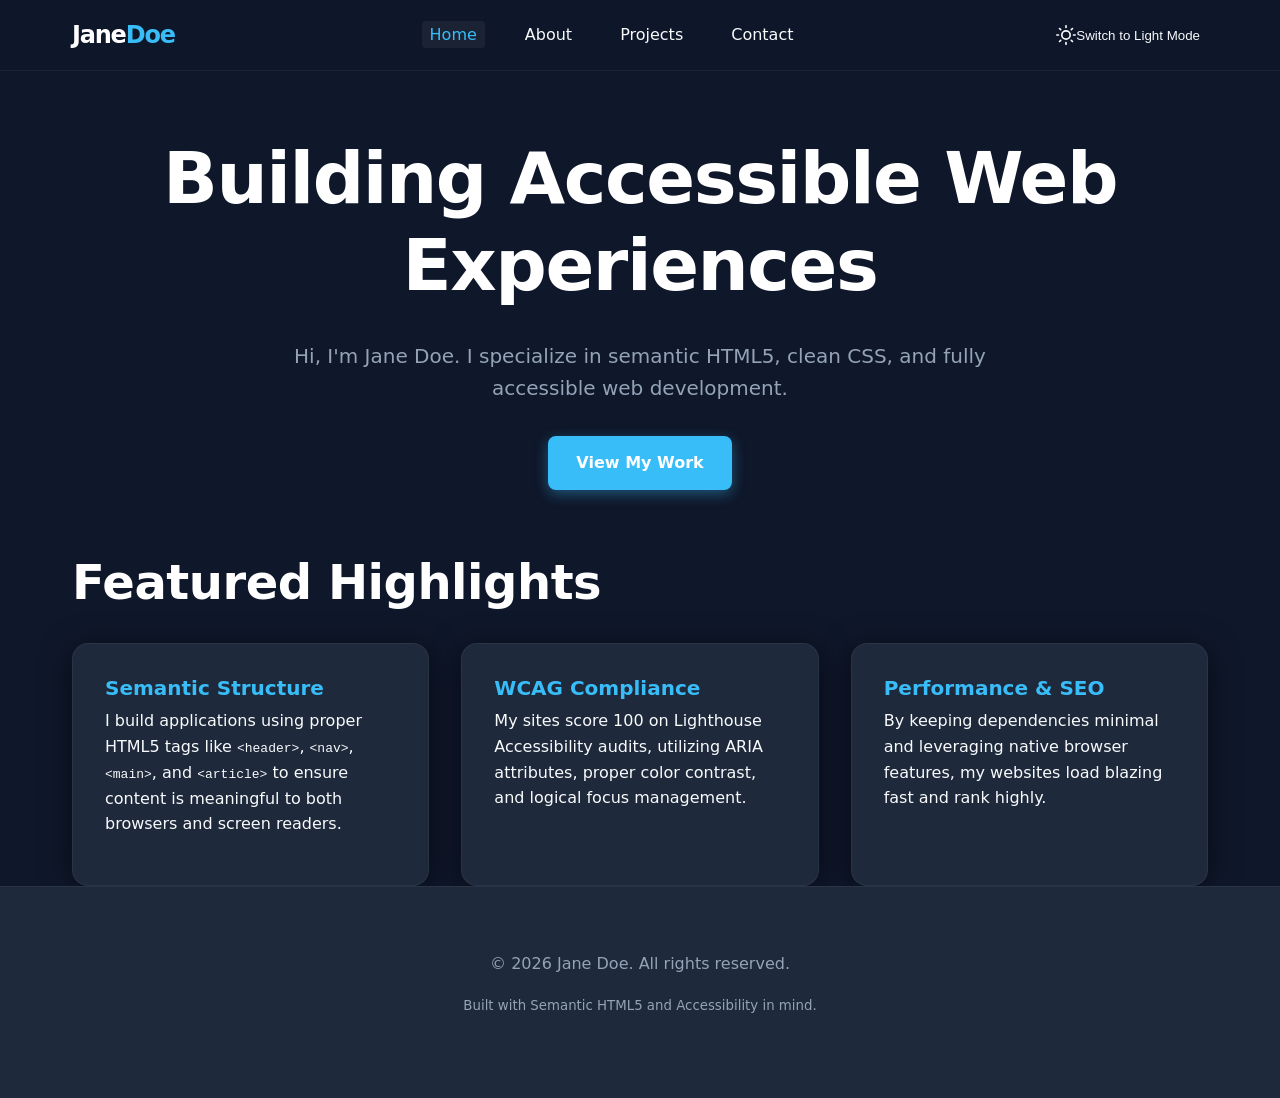
<file: index.html>
<!DOCTYPE html>
<html lang="en">
<head>
    <meta charset="UTF-8">
    <meta name="viewport" content="width=device-width, initial-scale=1.0">
    <title>Jane Doe | Portfolio - Home</title>
    <meta name="description" content="Personal portfolio of Jane Doe, a web developer specializing in accessible and semantic HTML5 design.">
    <meta name="author" content="Jane Doe">
    <meta property="og:title" content="Jane Doe | Portfolio">
    <meta property="og:description" content="Personal portfolio of Jane Doe, a web developer specializing in accessible and semantic HTML5 design.">
    <meta property="og:type" content="website">
    <link rel="stylesheet" href="css/styles.css">
    <!-- Preconnect for performance -->
    <link rel="preconnect" href="https://fonts.googleapis.com">
</head>
<body>
    <!-- Skip to main content link for keyboard users -->
    <a href="#main-content" class="skip-link">Skip to main content</a>

    <header class="site-header" role="banner">
        <div class="container header-inner">
            <div class="site-logo" aria-label="Jane Doe Logo">Jane<span>Doe</span></div>
            <nav class="main-nav" aria-label="Main Navigation" role="navigation">
                <ul>
                    <li><a href="index.html" aria-current="page">Home</a></li>
                    <li><a href="about.html">About</a></li>
                    <li><a href="projects.html">Projects</a></li>
                    <li><a href="contact.html">Contact</a></li>
                </ul>
            </nav>
            <button id="theme-toggle" class="theme-toggle-btn" aria-label="Toggle Theme">
                <!-- Icon injected by JS -->
            </button>
        </div>
    </header>

    <main id="main-content" class="container" role="main">
        <section class="hero" aria-labelledby="hero-heading">
            <h1 id="hero-heading">Building Accessible Web Experiences</h1>
            <p>Hi, I'm Jane Doe. I specialize in semantic HTML5, clean CSS, and fully accessible web development.</p>
            <a href="projects.html" class="button" aria-label="View my work projects">View My Work</a>
        </section>

        <section aria-labelledby="featured-projects-heading">
            <h2 id="featured-projects-heading">Featured Highlights</h2>
            <div class="card-grid">
                <article class="card">
                    <h3>Semantic Structure</h3>
                    <p>I build applications using proper HTML5 tags like <code>&lt;header&gt;</code>, <code>&lt;nav&gt;</code>, <code>&lt;main&gt;</code>, and <code>&lt;article&gt;</code> to ensure content is meaningful to both browsers and screen readers.</p>
                </article>
                <article class="card">
                    <h3>WCAG Compliance</h3>
                    <p>My sites score 100 on Lighthouse Accessibility audits, utilizing ARIA attributes, proper color contrast, and logical focus management.</p>
                </article>
                <article class="card">
                    <h3>Performance & SEO</h3>
                    <p>By keeping dependencies minimal and leveraging native browser features, my websites load blazing fast and rank highly.</p>
                </article>
            </div>
        </section>
    </main>

    <footer class="site-footer" role="contentinfo">
        <div class="container">
            <p>&copy; <time datetime="2026">2026</time> Jane Doe. All rights reserved.</p>
            <p><small>Built with Semantic HTML5 and Accessibility in mind.</small></p>
        </div>
    </footer>

    <script src="js/theme.js"></script>
</body>
</html>
</file>
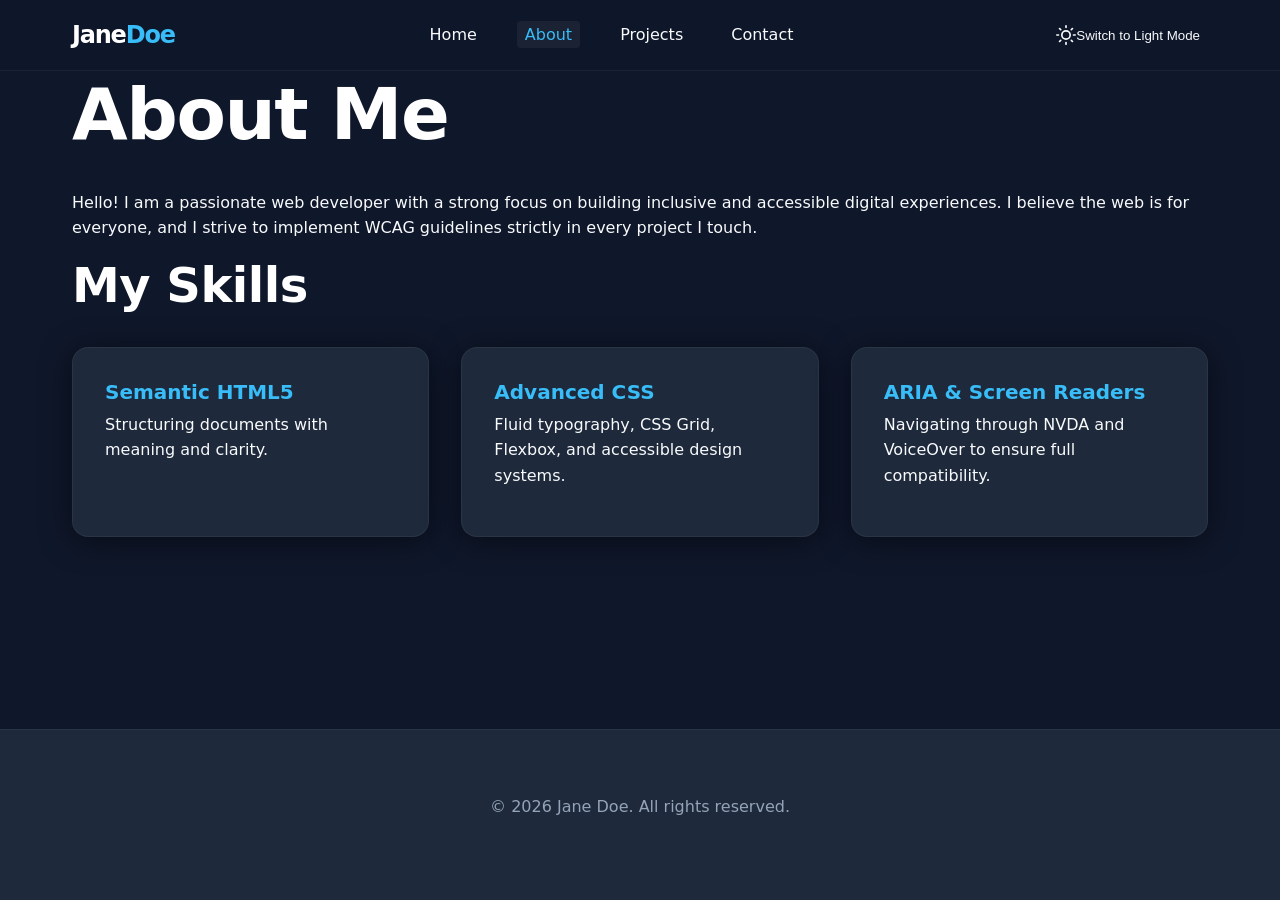
<file: about.html>
<!DOCTYPE html>
<html lang="en">
<head>
    <meta charset="UTF-8">
    <meta name="viewport" content="width=device-width, initial-scale=1.0">
    <title>About | Jane Doe - Portfolio</title>
    <meta name="description" content="Learn more about Jane Doe, her background, and her passion for accessible web development.">
    <meta name="author" content="Jane Doe">
    <link rel="stylesheet" href="css/styles.css">
    <link rel="preconnect" href="https://fonts.googleapis.com">
</head>
<body>
    <a href="#main-content" class="skip-link">Skip to main content</a>

    <header class="site-header" role="banner">
        <div class="container header-inner">
            <div class="site-logo" aria-hidden="true">Jane<span>Doe</span></div>
            <nav class="main-nav" aria-label="Main Navigation" role="navigation">
                <ul>
                    <li><a href="index.html">Home</a></li>
                    <li><a href="about.html" aria-current="page">About</a></li>
                    <li><a href="projects.html">Projects</a></li>
                    <li><a href="contact.html">Contact</a></li>
                </ul>
            </nav>
            <button id="theme-toggle" class="theme-toggle-btn" aria-label="Toggle Theme">
                <!-- Icon injected by JS -->
            </button>
        </div>
    </header>

    <main id="main-content" class="container" role="main">
        <article aria-labelledby="about-heading">
            <h1 id="about-heading">About Me</h1>
            <p>Hello! I am a passionate web developer with a strong focus on building inclusive and accessible digital experiences. I believe the web is for everyone, and I strive to implement WCAG guidelines strictly in every project I touch.</p>
            
            <section aria-labelledby="skills-heading">
                <h2 id="skills-heading">My Skills</h2>
                <div class="card-grid">
                    <div class="card">
                        <h3>Semantic HTML5</h3>
                        <p>Structuring documents with meaning and clarity.</p>
                    </div>
                    <div class="card">
                        <h3>Advanced CSS</h3>
                        <p>Fluid typography, CSS Grid, Flexbox, and accessible design systems.</p>
                    </div>
                    <div class="card">
                        <h3>ARIA & Screen Readers</h3>
                        <p>Navigating through NVDA and VoiceOver to ensure full compatibility.</p>
                    </div>
                </div>
            </section>
        </article>
    </main>

    <footer class="site-footer" role="contentinfo">
        <div class="container">
            <p>&copy; <time datetime="2026">2026</time> Jane Doe. All rights reserved.</p>
        </div>
    </footer>

    <script src="js/theme.js"></script>
</body>
</html>
</file>
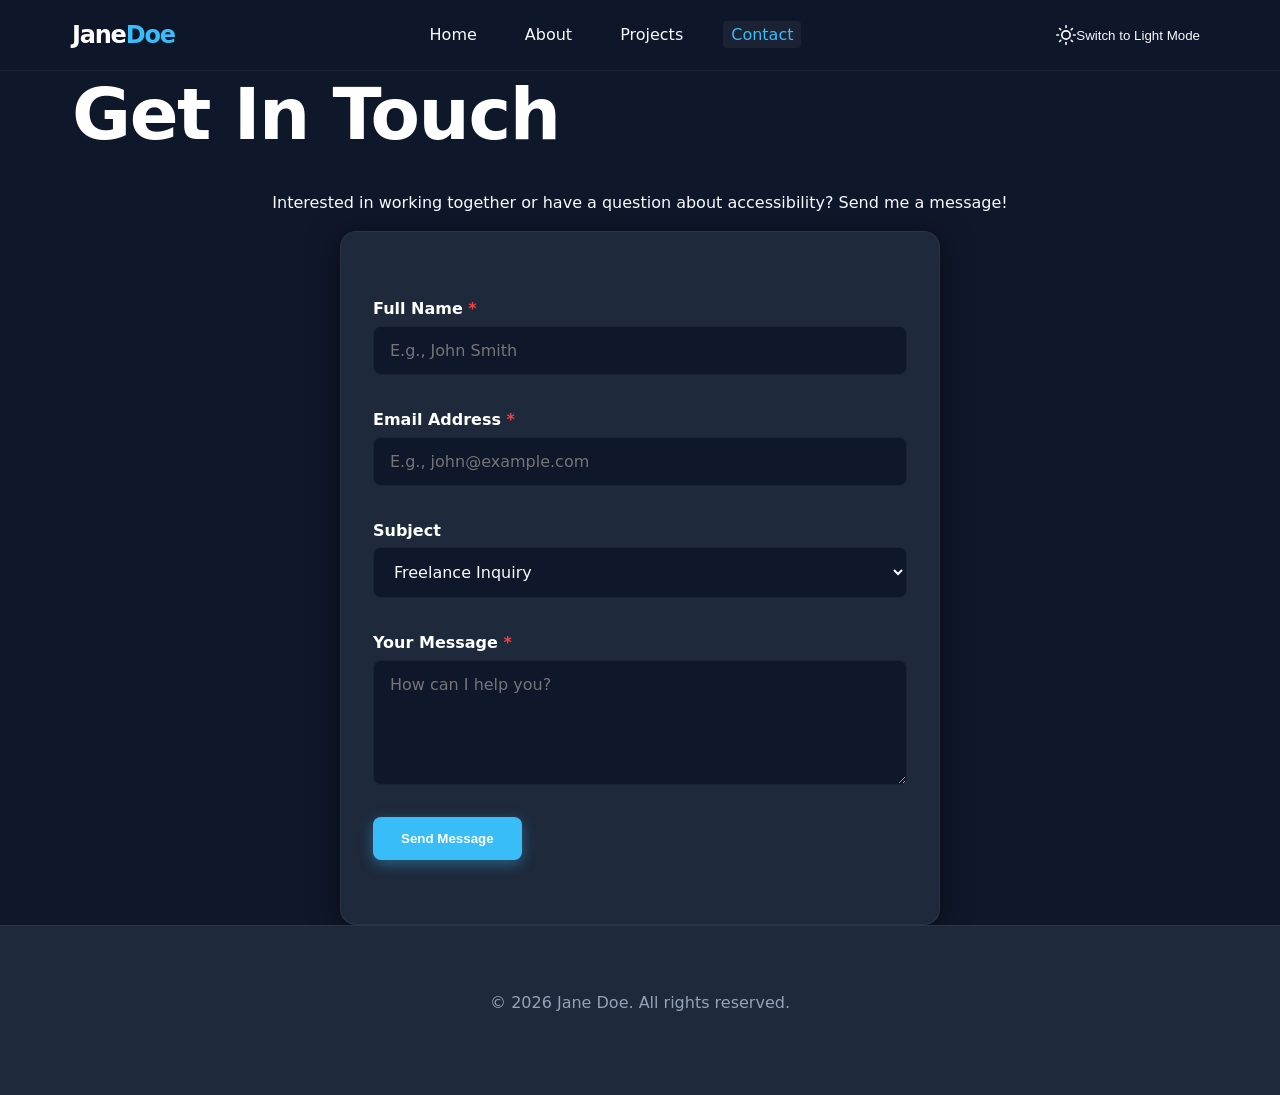
<file: contact.html>
<!DOCTYPE html>
<html lang="en">
<head>
    <meta charset="UTF-8">
    <meta name="viewport" content="width=device-width, initial-scale=1.0">
    <title>Contact | Jane Doe - Portfolio</title>
    <meta name="description" content="Contact Jane Doe for web development inquiries and accessible design projects.">
    <meta name="author" content="Jane Doe">
    <link rel="stylesheet" href="css/styles.css">
    <link rel="preconnect" href="https://fonts.googleapis.com">
</head>
<body>
    <a href="#main-content" class="skip-link">Skip to main content</a>

    <header class="site-header" role="banner">
        <div class="container header-inner">
            <div class="site-logo" aria-hidden="true">Jane<span>Doe</span></div>
            <nav class="main-nav" aria-label="Main Navigation" role="navigation">
                <ul>
                    <li><a href="index.html">Home</a></li>
                    <li><a href="about.html">About</a></li>
                    <li><a href="projects.html">Projects</a></li>
                    <li><a href="contact.html" aria-current="page">Contact</a></li>
                </ul>
            </nav>
            <button id="theme-toggle" class="theme-toggle-btn" aria-label="Toggle Theme">
                <!-- Icon injected by JS -->
            </button>
        </div>
    </header>

    <main id="main-content" class="container" role="main">
        <section aria-labelledby="contact-heading">
            <h1 id="contact-heading">Get In Touch</h1>
            <p style="text-align: center;">Interested in working together or have a question about accessibility? Send me a message!</p>
            
            <form class="contact-form" action="#" method="POST" novalidate aria-label="Contact Form">
                <div class="form-group">
                    <label for="name">Full Name <span aria-hidden="true" style="color:var(--error-color)">*</span></label>
                    <input type="text" id="name" name="name" class="form-control" required aria-required="true" autocomplete="name" placeholder="E.g., John Smith">
                </div>
                
                <div class="form-group">
                    <label for="email">Email Address <span aria-hidden="true" style="color:var(--error-color)">*</span></label>
                    <input type="email" id="email" name="email" class="form-control" required aria-required="true" autocomplete="email" placeholder="E.g., john@example.com">
                </div>
                
                <div class="form-group">
                    <label for="subject">Subject</label>
                    <select id="subject" name="subject" class="form-control">
                        <option value="freelance">Freelance Inquiry</option>
                        <option value="accessibility">Accessibility Audit</option>
                        <option value="general">General Question</option>
                    </select>
                </div>
                
                <div class="form-group">
                    <label for="message">Your Message <span aria-hidden="true" style="color:var(--error-color)">*</span></label>
                    <textarea id="message" name="message" class="form-control" rows="5" required aria-required="true" placeholder="How can I help you?"></textarea>
                </div>
                
                <button type="submit" class="button" aria-label="Send Message">Send Message</button>
            </form>
        </section>
    </main>

    <footer class="site-footer" role="contentinfo">
        <div class="container">
            <p>&copy; <time datetime="2026">2026</time> Jane Doe. All rights reserved.</p>
        </div>
    </footer>

    <script src="js/theme.js"></script>
</body>
</html>
</file>
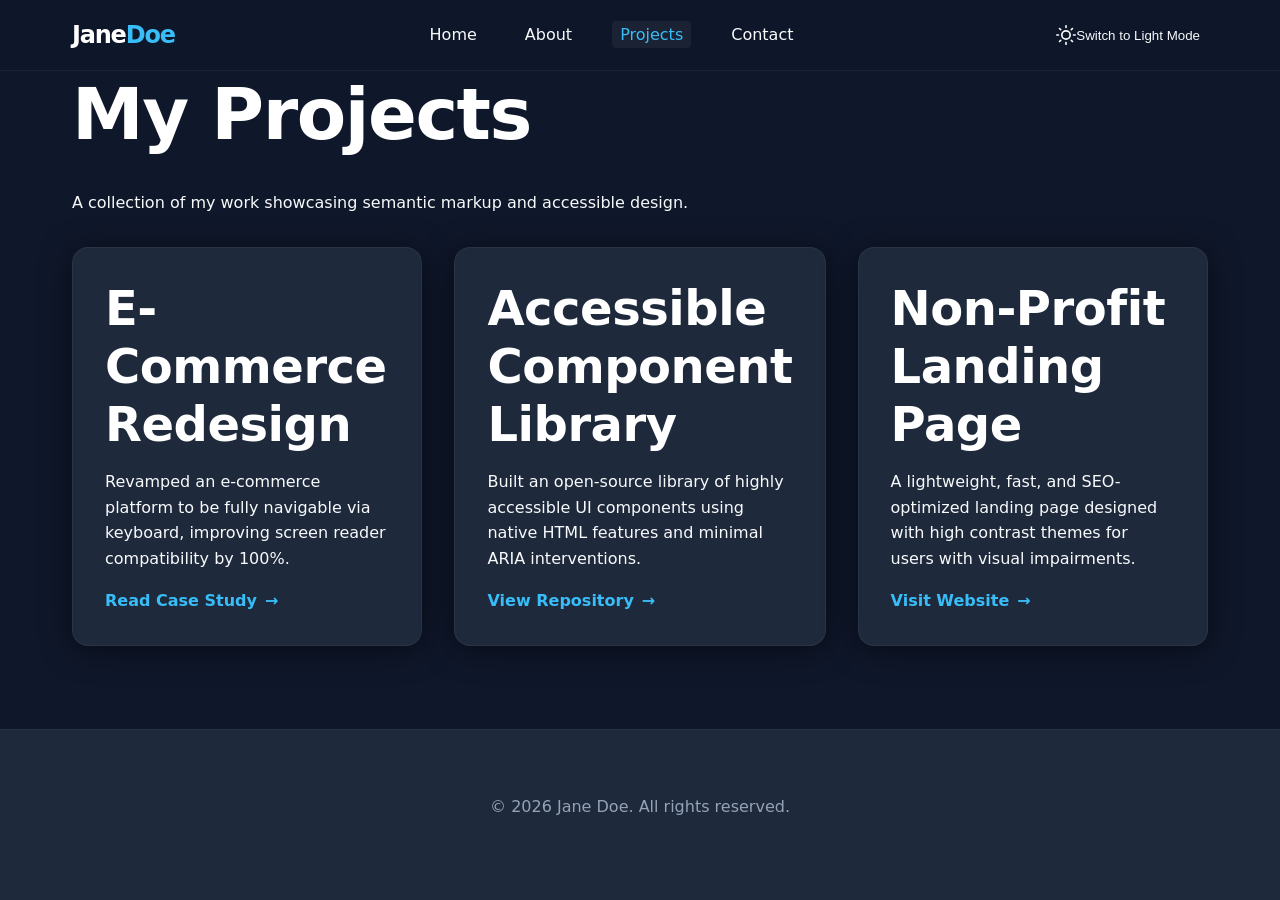
<file: projects.html>
<!DOCTYPE html>
<html lang="en">
<head>
    <meta charset="UTF-8">
    <meta name="viewport" content="width=device-width, initial-scale=1.0">
    <title>Projects | Jane Doe - Portfolio</title>
    <meta name="description" content="View the web development portfolio and projects of Jane Doe.">
    <meta name="author" content="Jane Doe">
    <link rel="stylesheet" href="css/styles.css">
    <link rel="preconnect" href="https://fonts.googleapis.com">
</head>
<body>
    <a href="#main-content" class="skip-link">Skip to main content</a>

    <header class="site-header" role="banner">
        <div class="container header-inner">
            <div class="site-logo" aria-hidden="true">Jane<span>Doe</span></div>
            <nav class="main-nav" aria-label="Main Navigation" role="navigation">
                <ul>
                    <li><a href="index.html">Home</a></li>
                    <li><a href="about.html">About</a></li>
                    <li><a href="projects.html" aria-current="page">Projects</a></li>
                    <li><a href="contact.html">Contact</a></li>
                </ul>
            </nav>
            <button id="theme-toggle" class="theme-toggle-btn" aria-label="Toggle Theme">
                <!-- Icon injected by JS -->
            </button>
        </div>
    </header>

    <main id="main-content" class="container" role="main">
        <h1 id="projects-heading">My Projects</h1>
        <p>A collection of my work showcasing semantic markup and accessible design.</p>
        
        <div class="card-grid" aria-label="List of projects">
            <article class="card" aria-labelledby="proj1-heading">
                <h2 id="proj1-heading">E-Commerce Redesign</h2>
                <p>Revamped an e-commerce platform to be fully navigable via keyboard, improving screen reader compatibility by 100%.</p>
                <a href="#" aria-label="Read more about E-Commerce Redesign project">Read Case Study</a>
            </article>
            
            <article class="card" aria-labelledby="proj2-heading">
                <h2 id="proj2-heading">Accessible Component Library</h2>
                <p>Built an open-source library of highly accessible UI components using native HTML features and minimal ARIA interventions.</p>
                <a href="#" aria-label="Read more about Accessible Component Library project">View Repository</a>
            </article>
            
            <article class="card" aria-labelledby="proj3-heading">
                <h2 id="proj3-heading">Non-Profit Landing Page</h2>
                <p>A lightweight, fast, and SEO-optimized landing page designed with high contrast themes for users with visual impairments.</p>
                <a href="#" aria-label="Read more about Non-Profit Landing Page project">Visit Website</a>
            </article>
        </div>
    </main>

    <footer class="site-footer" role="contentinfo">
        <div class="container">
            <p>&copy; <time datetime="2026">2026</time> Jane Doe. All rights reserved.</p>
        </div>
    </footer>

    <script src="js/theme.js"></script>
</body>
</html>
</file>
<file: css/styles.css>
/* ==========================================================================
   Advanced CSS3 & Responsive Architecture Portfolio
   ========================================================================== */

/* 1. Custom Properties (CSS Variables) for Theming */
:root {
  /* Core Colors - Dark Mode (Default) */
  --bg-color: #0f172a; /* Deep slate */
  --surface-color: #1e293b;
  --surface-color-hover: #334155;
  --text-color: #f8fafc;
  --text-muted: #94a3b8;
  --heading-color: #ffffff;
  --accent-color: #38bdf8;
  --accent-hover: #0ea5e9;
  --error-color: #ef4444;
  
  /* Glassmorphism settings */
  --header-bg: rgba(15, 23, 42, 0.85);
  --glass-border: rgba(255, 255, 255, 0.05);
  --glass-shadow: 0 4px 30px rgba(0, 0, 0, 0.5);

  /* Typography */
  --font-sans: 'Inter', system-ui, -apple-system, sans-serif;
  
  /* Spacing system */
  --spacing-xs: 0.25rem;
  --spacing-sm: 0.5rem;
  --spacing-md: 1rem;
  --spacing-lg: 2rem;
  --spacing-xl: 4rem;
  --spacing-xxl: 6rem;

  /* Focus rings & transitions */
  --focus-ring: 0 0 0 3px rgba(56, 189, 248, 0.5);
  --transition-fast: 0.2s cubic-bezier(0.4, 0, 0.2, 1);
  --transition-smooth: 0.4s cubic-bezier(0.16, 1, 0.3, 1);
}

/* Light Theme Overrides */
[data-theme="light"] {
  --bg-color: #f8fafc;
  --surface-color: #ffffff;
  --surface-color-hover: #f1f5f9;
  --text-color: #334155;
  --text-muted: #64748b;
  --heading-color: #0f172a;
  --accent-color: #0284c7;
  --accent-hover: #0369a1;
  --error-color: #dc2626;

  --header-bg: rgba(255, 255, 255, 0.85);
  --glass-border: rgba(0, 0, 0, 0.05);
  --glass-shadow: 0 10px 25px -5px rgba(0, 0, 0, 0.05), 0 8px 10px -6px rgba(0, 0, 0, 0.01);
}

/* 2. Reset and Base Styles */
*, *::before, *::after {
  box-sizing: border-box;
  margin: 0;
  padding: 0;
}

html {
  scroll-behavior: smooth;
}

body {
  font-family: var(--font-sans);
  background-color: var(--bg-color);
  color: var(--text-color);
  line-height: 1.6;
  min-height: 100vh;
  /* Flex layout to push footer down */
  display: flex;
  flex-direction: column;
  transition: background-color var(--transition-smooth), color var(--transition-smooth);
}

/* Typography */
h1, h2, h3, h4, h5, h6 {
  color: var(--heading-color);
  font-weight: 700;
  line-height: 1.2;
  margin-bottom: var(--spacing-sm);
  transition: color var(--transition-smooth);
}

h1 { font-size: clamp(2rem, 5vw + 1rem, 4.5rem); margin-bottom: var(--spacing-lg); letter-spacing: -0.02em; }
h2 { font-size: clamp(1.75rem, 4vw, 3rem); margin-bottom: var(--spacing-md); letter-spacing: -0.01em; }
h3 { font-size: 1.25rem; }
p { margin-bottom: var(--spacing-md); }

a {
  color: var(--accent-color);
  text-decoration: none;
  transition: color var(--transition-fast);
}

a:hover, a:focus-visible {
  color: var(--accent-hover);
  text-decoration: underline;
  outline: none;
}

:focus-visible {
  outline: none;
  box-shadow: var(--focus-ring);
  border-radius: 4px;
}

/* Skip link for accessibility */
.skip-link {
  position: absolute;
  top: -100%;
  left: var(--spacing-md);
  background: var(--accent-color);
  color: #fff;
  padding: var(--spacing-sm) var(--spacing-md);
  z-index: 1000;
  transition: top var(--transition-fast);
  border-radius: 4px;
  font-weight: bold;
}

.skip-link:focus {
  top: var(--spacing-md);
}

/* 3. Utility Layouts (Flexbox & Grid basics) */
.container {
  width: 100%;
  max-width: 1200px;
  margin: 0 auto;
  padding: 0 var(--spacing-md);
}

/* 4. Component Styles */

/* Header & Nav - Mobile First Flexbox */
.site-header {
  position: sticky;
  top: 0;
  z-index: 50;
  background: var(--header-bg);
  backdrop-filter: blur(12px);
  -webkit-backdrop-filter: blur(12px);
  border-bottom: 1px solid var(--glass-border);
  transition: background var(--transition-smooth), border-color var(--transition-smooth);
  padding: var(--spacing-md) 0;
}

.header-inner {
  display: flex;
  flex-direction: column;
  align-items: center;
  gap: var(--spacing-md);
}

.site-logo {
  font-size: 1.5rem;
  font-weight: 800;
  color: var(--heading-color);
  letter-spacing: -0.05em;
  transition: color var(--transition-smooth);
}

.site-logo span {
  color: var(--accent-color);
}

.main-nav {
  width: 100%;
}

.main-nav ul {
  list-style: none;
  display: flex;
  flex-wrap: wrap;
  justify-content: center;
  gap: var(--spacing-md);
}

.main-nav a {
  color: var(--text-color);
  font-weight: 500;
  padding: var(--spacing-xs) var(--spacing-sm);
  border-radius: 4px;
}

.main-nav a:hover, .main-nav a[aria-current="page"] {
  color: var(--accent-color);
  text-decoration: none;
  background: var(--glass-border);
}

/* Theme Toggle Button */
.theme-toggle-btn {
  background: transparent;
  border: none;
  color: var(--text-color);
  cursor: pointer;
  padding: var(--spacing-sm);
  border-radius: 50%;
  display: flex;
  align-items: center;
  justify-content: center;
  transition: background var(--transition-fast), color var(--transition-fast), transform var(--transition-smooth);
}

.theme-toggle-btn:hover {
  background: var(--glass-border);
  color: var(--accent-color);
  transform: rotate(15deg) scale(1.1);
}

/* Main Content Area */
main {
  flex: 1;
  padding: var(--spacing-xl) 0;
}

/* Hero Section */
.hero {
  text-align: center;
  padding: var(--spacing-xl) 0;
  display: flex;
  flex-direction: column;
  align-items: center;
  justify-content: center;
  min-height: 50vh;
  /* Micro animation context */
  animation: fade-in-up 0.8s var(--transition-smooth);
}

.hero p {
  font-size: clamp(1rem, 2.5vw, 1.25rem);
  color: var(--text-muted);
  max-width: 700px;
  margin: 0 auto var(--spacing-lg);
}

@keyframes fade-in-up {
  from { opacity: 0; transform: translateY(20px); }
  to { opacity: 1; transform: translateY(0); }
}

/* Button */
.button {
  display: inline-flex;
  align-items: center;
  justify-content: center;
  background-color: var(--accent-color);
  color: #fff;
  padding: 0.875rem 1.75rem;
  border-radius: 8px;
  font-weight: 600;
  border: none;
  cursor: pointer;
  box-shadow: 0 4px 14px 0 rgba(56, 189, 248, 0.39);
  transition: all var(--transition-fast);
}

[data-theme="light"] .button {
  color: #fff;
}

.button:hover, .button:focus-visible {
  background-color: var(--accent-hover);
  text-decoration: none;
  transform: translateY(-2px);
  box-shadow: 0 6px 20px rgba(56, 189, 248, 0.5);
}

/* Card Grid - Advanced CSS Grid */
.card-grid {
  display: grid;
  /* auto-fit makes it highly responsive */
  grid-template-columns: repeat(auto-fit, minmax(280px, 1fr));
  gap: var(--spacing-lg);
  margin-top: var(--spacing-lg);
}

.card {
  background: var(--surface-color);
  border-radius: 16px;
  padding: var(--spacing-lg);
  border: 1px solid var(--glass-border);
  box-shadow: var(--glass-shadow);
  display: flex;
  flex-direction: column;
  transition: transform var(--transition-smooth), box-shadow var(--transition-smooth), background-color var(--transition-smooth);
}

.card:hover {
  transform: translateY(-8px) scale(1.01);
  box-shadow: 0 20px 40px rgba(0,0,0,0.15);
  border-color: var(--accent-color);
}

[data-theme="light"] .card:hover {
  box-shadow: 0 20px 40px rgba(0,0,0,0.08);
}

.card h3 {
  color: var(--accent-color);
  margin-bottom: var(--spacing-sm);
}

.card p {
  color: var(--text-color);
  flex-grow: 1;
}

.card a {
  margin-top: auto;
  align-self: flex-start;
  font-weight: 600;
  display: inline-flex;
  align-items: center;
}

.card a::after {
  content: '→';
  margin-left: 0.5rem;
  transition: transform var(--transition-fast);
}

.card a:hover::after {
  transform: translateX(4px);
}

/* Contact Form */
.contact-form {
  max-width: 600px;
  margin: 0 auto;
  background: var(--surface-color);
  padding: var(--spacing-xl) var(--spacing-lg);
  border-radius: 16px;
  border: 1px solid var(--glass-border);
  box-shadow: var(--glass-shadow);
  transition: background-color var(--transition-smooth);
}

.form-group {
  margin-bottom: var(--spacing-lg);
  display: flex;
  flex-direction: column;
}

.form-group label {
  margin-bottom: var(--spacing-xs);
  font-weight: 600;
  color: var(--heading-color);
}

.form-control {
  width: 100%;
  padding: 0.875rem 1rem;
  border-radius: 8px;
  border: 1px solid var(--glass-border);
  background: var(--bg-color);
  color: var(--text-color);
  font-family: var(--font-sans);
  font-size: 1rem;
  transition: all var(--transition-fast);
}

.form-control:focus {
  outline: none;
  border-color: var(--accent-color);
  box-shadow: 0 0 0 4px rgba(56, 189, 248, 0.15);
  background: var(--surface-color);
}

textarea.form-control {
  resize: vertical;
  min-height: 120px;
}

/* Footer */
.site-footer {
  padding: var(--spacing-xl) 0;
  border-top: 1px solid var(--glass-border);
  text-align: center;
  color: var(--text-muted);
  background: var(--surface-color);
  transition: background var(--transition-smooth), border-color var(--transition-smooth);
}

/* 5. Mobile-First Media Queries */

/* Tablet & Up */
@media (min-width: 768px) {
  .container {
    padding: 0 var(--spacing-lg);
  }

  .header-inner {
    flex-direction: row;
    justify-content: space-between;
  }
  
  /* Create an explicit grid layout for the header right side to align nav and button perfectly */
  .header-right {
    display: flex;
    align-items: center;
    gap: var(--spacing-lg);
  }

  .main-nav {
    width: auto;
  }

  .main-nav ul {
    gap: var(--spacing-lg);
  }
  
  /* We will wrap the nav and theme toggle in a flex container dynamically or just use siblings alignment */
  .site-header .header-inner {
    display: grid;
    grid-template-columns: auto 1fr auto;
    align-items: center;
  }

  .site-header .main-nav {
    justify-self: center;
  }

  .theme-toggle-btn {
    justify-self: end;
  }
}

/* Desktop & Up */
@media (min-width: 1024px) {
  .card-grid {
    grid-template-columns: repeat(3, 1fr);
  }
}
</file>
